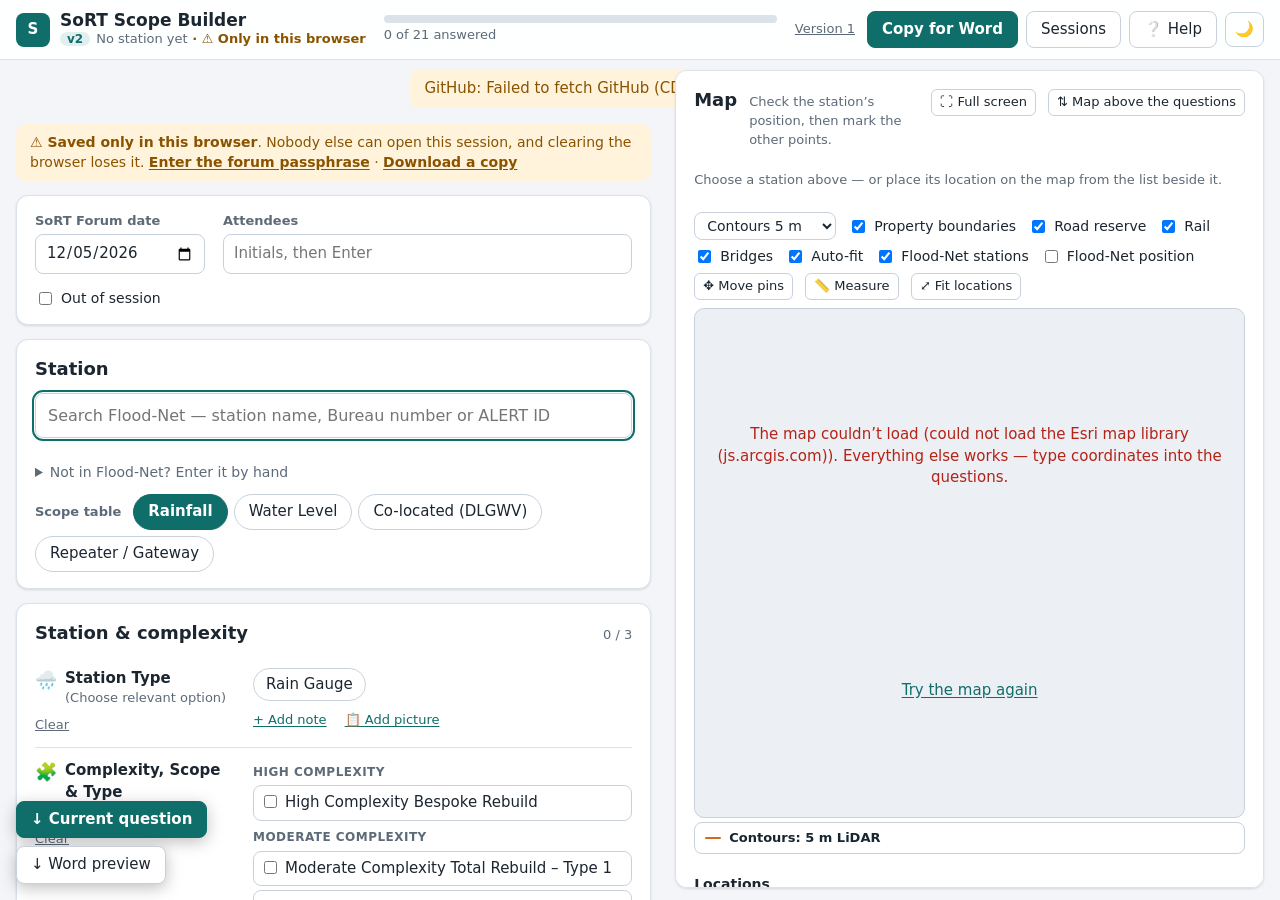
<file: index.html>
<!doctype html>
<html lang="en">
<head>
<meta charset="utf-8">
<meta name="viewport" content="width=device-width, initial-scale=1">
<title>SoRT Scope Builder</title>
<!-- The Scope Builder is v2 (/SoRT/v2/) since the cutover of 3 Nov 2026; v1 is
     kept at /SoRT/v1/. This page only forwards, keeping any ?query and #hash.
     Rollback: revert the cutover commit (v1 comes back here). -->
<script>location.replace('v2/' + location.search + location.hash);</script>
<noscript><meta http-equiv="refresh" content="0; url=v2/"></noscript>
<link rel="canonical" href="https://cdomotor-g.github.io/SoRT/v2/">
<style>body { font: 15px/1.5 "Segoe UI", system-ui, sans-serif; margin: 40px auto; max-width: 560px; padding: 0 16px; color: #1c2631; }</style>
</head>
<body>
<p>Opening the <a href="v2/">SoRT Scope Builder</a>…</p>
<p>The old version is still at <a href="v1/">version 1</a>.</p>
</body>
</html>
</file>
<file: v2/app.css>
/* SoRT v2 — one stylesheet. Tokens first (light, then dark), then layout,
   then components in page order. */
:root {
  --bg: #f3f5f8; --card: #ffffff; --ink: #1c2631; --muted: #5d6a78; --line: #dbe2ea; --line-2: #c8d1db;
  --accent: #0f6e6a; --accent-ink: #ffffff; --accent-weak: #e1f0ef;
  --warn: #8a5300; --warn-bg: #fff3dc; --error: #b42318; --error-bg: #fdecea; --info: #1d5aa0; --info-bg: #e8f0fb;
  --ok: #1f7a43; --ok-bg: #e6f4ec;
  --src-floodnet: #e7f0fd; --src-floodnet-ink: #1d5aa0; --src-precedent: #ffead2; --src-precedent-ink: #9a4a00;
  --src-map: #e6f4ec; --src-map-ink: #1f7a43; --src-auto: #eef0f3; --src-auto-ink: #4b5866;
  --shadow: 0 1px 2px rgba(16, 24, 40, .06), 0 1px 3px rgba(16, 24, 40, .08);
  --radius: 12px; --gap: 14px;
  --font: "Segoe UI", system-ui, -apple-system, Roboto, Arial, sans-serif;
  color-scheme: light;
}
:root[data-theme="dark"] {
  --bg: #11161c; --card: #19212a; --ink: #e5ecf3; --muted: #9babbb; --line: #2a3541; --line-2: #3a4757;
  --accent: #3fb3aa; --accent-ink: #0b1a19; --accent-weak: #16312f;
  --warn: #f2bd6b; --warn-bg: #3a2c12; --error: #ff8a80; --error-bg: #3d1c1a; --info: #8ab8f5; --info-bg: #17283d;
  --ok: #7dd3a0; --ok-bg: #143023;
  --src-floodnet: #17283d; --src-floodnet-ink: #8ab8f5; --src-precedent: #3a2612; --src-precedent-ink: #f5b26b;
  --src-map: #143023; --src-map-ink: #7dd3a0; --src-auto: #232c36; --src-auto-ink: #b4c1ce;
  --shadow: 0 1px 2px rgba(0, 0, 0, .4);
  color-scheme: dark;
}
* { box-sizing: border-box; }
[hidden] { display: none !important; }
html, body { margin: 0; background: var(--bg); color: var(--ink); font: 15px/1.45 var(--font); }
a { color: var(--accent); }
button, input, select, textarea { font: inherit; color: inherit; }
input[type="text"], input[type="search"], input[type="date"], select, textarea {
  background: var(--card); border: 1px solid var(--line-2); border-radius: 8px; padding: 7px 10px; min-width: 0; width: 100%;
}
input:focus-visible, select:focus-visible, textarea:focus-visible, button:focus-visible { outline: 2px solid var(--accent); outline-offset: 1px; }
textarea { resize: vertical; }
input:disabled { opacity: .7; }
.muted { color: var(--muted); }
.link { background: none; border: 0; padding: 0; color: var(--accent); cursor: pointer; text-decoration: underline; text-underline-offset: 2px; }
.btn { background: var(--card); border: 1px solid var(--line-2); border-radius: 8px; padding: 7px 14px; cursor: pointer; white-space: nowrap; }
.btn:hover { border-color: var(--accent); }
.btn-primary { background: var(--accent); border-color: var(--accent); color: var(--accent-ink); font-weight: 600; }
.btn-quiet { border-color: transparent; color: var(--muted); }
.btn:disabled { opacity: .6; cursor: progress; }
.btn-mini { background: var(--card); border: 1px solid var(--line-2); border-radius: 6px; padding: 3px 8px; font-size: 13px; cursor: pointer; white-space: nowrap; }
.icon-btn { background: none; border: 1px solid var(--line-2); border-radius: 8px; padding: 6px 9px; cursor: pointer; }
.tag { display: inline-block; font-size: 12px; padding: 1px 7px; border-radius: 999px; background: var(--accent-weak); color: var(--accent); margin-left: 6px; vertical-align: 1px; }
.tag.warn { background: var(--warn-bg); color: var(--warn); }

/* ---------- top bar ---------- */
.top { position: sticky; top: 0; z-index: 50; background: color-mix(in srgb, var(--card) 92%, transparent); backdrop-filter: blur(6px); border-bottom: 1px solid var(--line); }
.top-row { max-width: 1180px; margin: 0 auto; padding: 10px 16px; display: flex; align-items: center; gap: 18px; flex-wrap: wrap; }
.brand { display: flex; align-items: center; gap: 10px; min-width: 0; }
.logo { width: 34px; height: 34px; border-radius: 8px; background: #0f6e6a; color: #fff; display: grid; place-items: center; font-weight: 700; }
.brand h1 { font-size: 17px; margin: 0; line-height: 1.2; }
.sub { font-size: 13px; color: var(--muted); white-space: nowrap; overflow: hidden; text-overflow: ellipsis; max-width: 46vw; }
.beta { background: var(--accent-weak); color: var(--accent); border-radius: 999px; padding: 0 7px; font-weight: 600; font-size: 12px; margin-right: 6px; }
.top-progress { flex: 1 1 220px; min-width: 180px; }
.bar { height: 8px; background: var(--line); border-radius: 999px; overflow: hidden; }
#progressFill { height: 100%; width: 0; background: var(--accent); transition: width .25s; }
#progressText { font-size: 13px; margin-top: 3px; }
.top-acts { display: flex; gap: 8px; align-items: center; }
@media (max-width: 480px) { .top-acts .btn-word { display: none; } }   /* a phone: ❔ alone */
.v1-link { font-size: 13px; color: var(--muted); white-space: nowrap; margin-right: 4px; }
.v1-link:hover { color: var(--accent); }
@media (max-width: 480px) { .v1-link { display: none; } }   /* a phone: Version 1 stays in the footer */
.banner { max-width: 1180px; margin: 10px auto 0; padding: 8px 14px; background: var(--warn-bg); color: var(--warn); border-radius: 8px; }

/* ---------- page ---------- */
.wrap { max-width: 1180px; margin: 0 auto; padding: 16px; display: grid; gap: var(--gap); }
/* Cards may be narrower than what's in them (the 16 cm Word preview scrolls in its own box), so a phone gets no sideways scroll. */
.wrap > * { min-width: 0; }
.card { background: var(--card); border: 1px solid var(--line); border-radius: var(--radius); box-shadow: var(--shadow); padding: 16px 18px; }
#bootMsg.error { color: var(--error); background: var(--error-bg); }
.sec-head { display: flex; align-items: baseline; justify-content: space-between; gap: 12px; margin-bottom: 10px; }
.sec-head h2 { font-size: 18px; margin: 0; }
h3 { font-size: 15px; margin: 18px 0 8px; }
.sec-count { font-size: 13px; color: var(--muted); }
.sec-count.done { color: var(--ok); }
.fld { display: grid; gap: 4px; }
.fld-label { font-size: 13px; color: var(--muted); font-weight: 600; }
.fld-unit { font-weight: 400; }
.fld-line { display: flex; gap: 6px; align-items: center; flex-wrap: wrap; }
.fld-line > input, .fld-line > textarea { flex: 1 1 220px; }
.idlist { display: grid; gap: 6px; }
.idlist-row > select { flex: 0 0 auto; min-width: 9em; padding: 5px 6px; border: 1px solid var(--line-2); border-radius: 6px; background: var(--card); color: inherit; font: inherit; }
.idlist-row > input { flex: 0 1 12em; }
.inline-check { display: inline-flex; align-items: center; gap: 6px; font-size: 14px; cursor: pointer; white-space: nowrap; }
.hint { font-size: 13px; color: var(--muted); }
.hint.warn { color: var(--warn); }
.hint.error { color: var(--error); }

/* forum */
.forum-ask { margin: 0 0 10px; padding: 8px 10px; border: 1px solid var(--accent, #2f6fdb); border-radius: 6px; }
.forum-grid { display: flex; gap: 14px 18px; align-items: end; flex-wrap: wrap; }
.forum-grid .fld:first-child { width: 170px; }
.fld-grow { flex: 1 1 320px; }
.chips-box { display: flex; flex-wrap: wrap; gap: 6px; align-items: center; border: 1px solid var(--line-2); border-radius: 8px; padding: 4px 6px; background: var(--card); }
.chips-box input { border: 0; padding: 4px; flex: 1 1 120px; width: auto; }
.chips { display: contents; }
.chip { background: var(--accent-weak); color: var(--accent); border-radius: 999px; padding: 2px 4px 2px 10px; font-weight: 600; font-size: 13px; display: inline-flex; align-items: center; gap: 2px; }
.chips-clear { margin-left: auto; background: none; border: 0; cursor: pointer; color: var(--accent); font-size: 13px; font-weight: 600; padding: 2px 6px; border-radius: 6px; }
.chips-clear:hover { background: var(--accent-weak); }
.chip button { background: none; border: 0; cursor: pointer; color: inherit; font-size: 15px; line-height: 1; padding: 0 5px; }

/* station */
.station-find { display: grid; gap: 8px; }
.station-find input[type="search"] { font-size: 16px; padding: 10px 12px; }
.results { list-style: none; margin: 0; padding: 0; border-radius: 8px; overflow: hidden; }
.results li { padding: 8px 12px; border: 1px solid var(--line); border-top: 0; cursor: pointer; }
.results li:first-child { border-top: 1px solid var(--line); border-radius: 8px 8px 0 0; }
.results li:last-child { border-radius: 0 0 8px 8px; }
.results li.active, .results li:hover { background: var(--accent-weak); }
.res-name { font-weight: 600; }
.res-num { font-weight: 400; color: var(--muted); margin-left: 8px; font-variant-numeric: tabular-nums; }
.res-meta { font-size: 13px; color: var(--muted); }
.manual summary { cursor: pointer; color: var(--muted); font-size: 14px; }
.manual-grid { display: grid; grid-template-columns: repeat(auto-fill, minmax(210px, 1fr)); gap: 10px 12px; margin-top: 10px; align-items: start; }
.manual-grid .fld .hint { font-size: 12px; }
.manual-acts { grid-column: 1 / -1; display: flex; gap: 10px; align-items: center; flex-wrap: wrap; }
.manual-edit { border: 1px solid var(--line); border-radius: 10px; padding: 12px 14px; }
.manual-edit h3 { margin: 0; font-size: 15px; }
.save-bar { border-radius: 10px; padding: 8px 14px; font-size: 14px; }
.save-bar.warn { background: var(--warn-bg); color: var(--warn); }
.save-bar.info { background: var(--info-bg); color: var(--info); }
.save-bar .link { color: inherit; font-weight: 600; }
.live-bar { border-radius: 10px; padding: 8px 14px; font-size: 14px; background: var(--info-bg); color: var(--info); display: flex; flex-wrap: wrap; gap: 6px 12px; align-items: center; }
.live-bar .live-name input { width: 12em; margin: 0 6px; }
/* A question somebody on another computer is in (js/live.js): greyed, out of reach, with who and Take over. */
.q.live-locked > :not(.live-lock) { opacity: .45; }
.live-lock { position: absolute; top: 8px; right: 0; display: flex; gap: 8px; align-items: center; padding: 4px 6px 4px 10px; border-radius: 8px;
  background: var(--warn-bg); color: var(--warn); font-size: 13px; font-weight: 600; box-shadow: var(--shadow); z-index: 2; }
.sess-top { position: sticky; top: -8px; z-index: 1; background: var(--card); padding: 6px 0 0; margin-top: -8px; }
.sess-search { width: 100%; font-size: 15px; padding: 8px 10px; margin: 6px 0 4px; }
/* Sessions Management: two tabs, each with how many it holds */
.sess-tabs { display: flex; gap: 4px; border-bottom: 1px solid var(--line-2); margin-top: 6px; }
.sess-tab { background: none; border: 1px solid transparent; border-bottom: 0; border-radius: 8px 8px 0 0; padding: 8px 14px; cursor: pointer; color: var(--muted); font-weight: 600; margin-bottom: -1px; white-space: nowrap; }
.sess-tab:hover { color: var(--ink); }
.sess-tab.on { background: var(--card); border-color: var(--line-2); color: var(--accent); }
.sess-count { display: inline-block; min-width: 22px; margin-left: 7px; padding: 0 6px; border-radius: 999px; background: var(--line); color: var(--ink); font-size: 12px; font-weight: 700; text-align: center; }
.sess-tab.on .sess-count { background: var(--accent-weak); color: var(--accent); }
#startDlg { width: min(520px, calc(100vw - 32px)); }
.start-name { font-size: 17px; font-weight: 700; margin: 4px 0; }
.start-meta { color: var(--muted); margin: 0 0 6px; }
#sessionsDlg { width: min(900px, calc(100vw - 32px)); }
#sessionsList { min-height: min(340px, 50vh); }
.sess-tidy { margin: 10px 0 4px; }
#sessionsResults h3 { margin: 12px 0 4px; font-size: 15px; }
.pb-panel { margin-top: 0; }
.st-dup { margin: 0 0 8px; padding: 8px 12px; border-radius: 8px; background: var(--warn-bg); color: var(--warn); font-size: 14px; }
.st-dup .link { color: inherit; }
.st-dup-acts { display: flex; gap: 10px; align-items: center; flex-wrap: wrap; margin-top: 6px; }
.st-edits { margin: 8px 0 4px; padding: 8px 12px; border-radius: 8px; background: var(--warn-bg); color: var(--warn); font-size: 14px; }
.st-edits ul { margin: 4px 0; padding-left: 20px; }
.st-edits .link { color: inherit; }
.st-edits-acts { display: flex; gap: 10px; align-items: center; flex-wrap: wrap; margin-top: 4px; }
.station-card { border: 1px solid var(--line); border-radius: 10px; padding: 12px 14px; display: grid; gap: 8px; }
.st-title { font-size: 18px; font-weight: 700; }
.st-num { font-weight: 400; color: var(--muted); margin-left: 8px; font-variant-numeric: tabular-nums; }
.st-facts { display: grid; grid-template-columns: max-content 1fr; gap: 3px 14px; margin: 0; font-size: 14px; }
.st-facts dt { color: var(--muted); font-weight: 600; }
.st-facts dd { margin: 0; }
.st-links { display: flex; gap: 16px; font-size: 14px; flex-wrap: wrap; }
.tpl-pick { display: flex; flex-wrap: wrap; gap: 6px; align-items: center; margin-top: 12px; }
.tpl-pick .fld-label { margin-right: 6px; }
.seg { border: 1px solid var(--line-2); background: var(--card); border-radius: 999px; padding: 6px 14px; cursor: pointer; }
.seg.on { background: var(--accent); border-color: var(--accent); color: var(--accent-ink); font-weight: 600; }
.seg-tag { font-size: 11px; margin-left: 6px; padding: 0 6px; border-radius: 999px; background: var(--warn-bg); color: var(--warn); font-weight: 600; }
.seg.on .seg-tag { background: rgba(255, 255, 255, .25); color: inherit; }
.pb-strip { border-top: 1px dashed var(--line-2); padding-top: 8px; font-size: 14px; display: grid; gap: 6px; }

/* questions */
.q { display: grid; grid-template-columns: minmax(200px, 30%) 1fr; gap: 6px 18px; padding: 12px 0; border-top: 1px solid var(--line); position: relative; }
.sec .q:first-of-type { border-top: 0; }
.q::before { content: ""; position: absolute; left: -18px; top: 10px; bottom: 10px; width: 3px; border-radius: 3px; background: transparent; }
.q.filled::before { background: var(--accent); }
/* Filled in for you and not checked yet: orange. Checked: green. */
.q.waiting::before { background: #e07a10; width: 4px; }
.q.checked::before { background: var(--ok); width: 4px; }
.src-checked { background: var(--ok-bg); color: var(--ok); padding-right: 8px; }
.q.todo::before { background: var(--warn); }
.q.flash { animation: flash 1.2s; }
@keyframes flash { 0%, 100% { background: transparent; } 30% { background: var(--info-bg); } }
.q-side { display: grid; gap: 6px; align-content: start; min-width: 0; }
.q-body { display: grid; gap: 10px; align-content: start; min-width: 0; }
.q-head { display: flex; gap: 8px; align-items: flex-start; flex-wrap: wrap; }
.q-icon { font-size: 18px; line-height: 1.3; }
.q-titles { flex: 1 1 140px; min-width: 0; }
.q-label { font-weight: 650; }
.q-hint { font-size: 13px; color: var(--muted); }
.q-tools { display: flex; gap: 8px; align-items: center; flex-wrap: wrap; width: 100%; }
.q-clear { background: none; border: 0; padding: 0; font-size: 13px; color: var(--muted); cursor: pointer; text-decoration: underline; }
.q-note { font-size: 13px; background: var(--warn-bg); color: var(--warn); border-radius: 6px; padding: 5px 8px; }
.q-note.info { background: var(--info-bg); color: var(--info); }
.q-hint { max-width: 76ch; }
.hint-lines { display: grid; gap: 4px; }
.hint-line.warn { color: var(--warn); font-weight: 600; }
.hint-line[title] { cursor: help; }
.hint-link { font-weight: 600; color: inherit; }
.bbm { display: grid; gap: 6px; }
.bbm .term { border-bottom: 1px dotted currentColor; cursor: help; }
.bbm-list { margin: 0; padding-left: 18px; display: grid; gap: 6px; }
.bbm-list li.on { font-weight: 600; }
.bbm-list .btn-mini, .bbm-list .tag { margin-left: 6px; }
.bbm-desc { font-weight: 400; color: var(--ink); opacity: .85; }
.bbm-acts { display: flex; gap: 10px; align-items: center; flex-wrap: wrap; }
.q-extra { font-size: 13px; }
/* Pictures pasted onto a question (js/pictures.js): "📋 Add picture" beside
   "+ Add note", thumbnails with a caption and ✕ under them, a bigger view. */
.q-extra-row { display: flex; flex-wrap: wrap; gap: 6px 18px; align-items: center; }
.q-extra-row > .fld-wide { flex: 1 1 100%; }
.q-pics { display: grid; gap: 6px; }
.pic-list { display: flex; flex-wrap: wrap; gap: 10px; }
.pic { margin: 0; width: 232px; display: grid; gap: 6px; padding: 6px; border: 1px solid var(--line-2); border-radius: 8px; background: var(--card); }
.pic-view { display: grid; place-items: center; height: 140px; padding: 0; border: 0; border-radius: 6px; background: var(--bg); cursor: zoom-in; overflow: hidden; }
.pic-view img { display: block; max-width: 100%; max-height: 140px; }
.pic-view:disabled { cursor: default; }
.pic-ph { font-size: 13px; color: var(--muted); padding: 8px; text-align: center; }
.pic figcaption { display: flex; gap: 6px; align-items: center; }
.pic-cap { flex: 1; font-size: 13px; padding: 4px 8px; }
.pic-del { flex: none; background: none; border: 1px solid var(--line-2); border-radius: 6px; padding: 2px 7px; cursor: pointer; color: var(--muted); }
.pic-del:hover { color: var(--error); border-color: var(--error); }
.q.pic-drop { outline: 2px dashed var(--accent); outline-offset: 2px; border-radius: 6px; }
.pic-dlg { width: fit-content; min-width: min(360px, calc(100vw - 32px)); max-width: calc(100vw - 32px); }
.pic-big { padding: 12px 18px; display: grid; place-items: center; }
.pic-big img { max-width: min(1600px, calc(100vw - 72px)); max-height: 75vh; background: #fff; }
.pic-big-cap { margin: 0 18px 14px; font-style: italic; }
.src { display: inline-flex; align-items: center; gap: 4px; font-size: 12px; font-weight: 600; border-radius: 999px; padding: 1px 4px 1px 8px; }
.src-floodnet { background: var(--src-floodnet); color: var(--src-floodnet-ink); }
.src-precedent { background: var(--src-precedent); color: var(--src-precedent-ink); }
.src-map { background: var(--src-map); color: var(--src-map-ink); }
.src-earlier { background: var(--src-precedent); color: var(--src-precedent-ink); }
.src-auto { background: var(--src-auto); color: var(--src-auto-ink); padding-right: 8px; }
.src-ok { border: 0; background: rgba(255, 255, 255, .7); color: inherit; border-radius: 999px; cursor: pointer; font-weight: 700; padding: 0 6px; }
:root[data-theme="dark"] .src-ok { background: rgba(0, 0, 0, .3); }
/* Pills keep their own height (and so their round ends) however tall the row beside them is. */
.opts-pills { display: flex; flex-wrap: wrap; gap: 6px; align-items: flex-start; align-content: flex-start; align-self: start; }
.opts-list { display: grid; grid-template-columns: repeat(auto-fill, minmax(250px, 1fr)); gap: 4px 10px; }
.opt-group { grid-column: 1 / -1; display: grid; grid-template-columns: repeat(auto-fill, minmax(250px, 1fr)); gap: 4px 10px; }
.opt-group-label { grid-column: 1 / -1; font-size: 12px; font-weight: 700; text-transform: uppercase; letter-spacing: .04em; color: var(--muted); margin-top: 4px; }
.opt { display: flex; gap: 8px; align-items: flex-start; border: 1px solid var(--line-2); border-radius: 8px; padding: 6px 10px; cursor: pointer; background: var(--card); }
.opts-pills .opt { border-radius: 999px; padding: 5px 12px; align-items: center; flex: 0 0 auto; max-width: 100%; }
.opt input { margin: 3px 0 0; accent-color: var(--accent); }
.opts-pills .opt input { position: absolute; opacity: 0; pointer-events: none; }
.opt:hover { border-color: var(--accent); }
.opt.on { border-color: var(--accent); background: var(--accent-weak); font-weight: 600; }
.opts-pills .opt.on { background: var(--accent); color: var(--accent-ink); }
.opt.on.from-floodnet { background: var(--src-floodnet); color: var(--src-floodnet-ink); border-color: var(--src-floodnet-ink); }
.opt.on.from-precedent { background: var(--src-precedent); color: var(--src-precedent-ink); border-color: var(--src-precedent-ink); }
.opt.on.from-earlier { background: var(--src-precedent); color: var(--src-precedent-ink); border-color: var(--src-precedent-ink); }
.opt.on.from-map { background: var(--src-map); color: var(--src-map-ink); border-color: var(--src-map-ink); }
.opt.on.from-auto { background: var(--src-auto); color: var(--src-auto-ink); border-color: var(--line-2); }
.opts-pills .opt { position: relative; }
.opts-pills .opt:focus-within { outline: 2px solid var(--accent); outline-offset: 1px; }
input.prefilled, textarea.prefilled { background: var(--src-floodnet); }
input.pre-precedent, textarea.pre-precedent, input.pre-earlier, textarea.pre-earlier { background: var(--src-precedent); }
input.pre-map, textarea.pre-map { background: var(--src-map); }
.pb-sim { display: grid; grid-template-columns: minmax(0, 1fr) auto; gap: 4px 10px; align-items: center; }
.pb-sim-what { min-width: 0; overflow-wrap: anywhere; }
/* The station card's saved sessions: folded away until asked for */
.pb-fold > summary { cursor: pointer; list-style-position: inside; }
.pb-fold > summary:hover .fld-label { color: var(--accent); }
.pb-fold-body { display: grid; gap: 6px; padding: 8px 0 2px 16px; }
.pb-fu { border-top: 1px solid var(--line); margin-top: 10px; }
.gh-dlg ol { padding-left: 20px; }
.gh-dlg .dlg-body { display: grid; gap: 8px; }
.fld-wide { grid-column: 1 / -1; }
.ps-row { grid-template-columns: minmax(200px, 30%) 1fr; }
.ps-row > .q-label { grid-column: 1; }
.ps-row > :not(.q-label) { grid-column: 2; }
.ps-sub { font-weight: 700; font-style: italic; color: var(--muted); padding: 10px 0 2px; border-top: 1px solid var(--line); }
.ps-note { font-size: 14px; margin-top: 14px; padding: 10px 14px; background: var(--warn-bg); color: var(--ink); border: 1px solid var(--warn); border-left-width: 5px; border-radius: 8px; }
.ps-note-head { font-weight: 700; color: var(--warn); text-transform: uppercase; letter-spacing: .03em; margin-bottom: 4px; }
.ps-over { font-size: 13px; color: var(--warn); }

/* follow-ups + output */
.fu { display: flex; gap: 10px; padding: 8px 0; border-top: 1px solid var(--line); }
.fu:first-child { border-top: 0; }
.fu.done .fu-body { color: var(--muted); text-decoration: line-through; }
.fu-meta { font-size: 12px; color: var(--muted); text-decoration: none; }
.fu-task { display: flex; flex-wrap: wrap; gap: 6px 8px; align-items: center; margin-top: 4px; font-size: 14px; }
.fu-task select, .fu-add select { width: auto; padding: 3px 8px; }
.fu-add { margin: 8px 0; }
.fu-add summary { cursor: pointer; color: var(--accent); }
.fu-add-grid { display: grid; grid-template-columns: 1fr 1fr; gap: 8px 12px; margin-top: 8px; align-items: end; }
.owner { font-size: 12px; font-weight: 700; padding: 1px 8px; border-radius: 999px; background: var(--warn-bg); color: var(--warn); }
.out-grid { display: flex; gap: 12px 18px; flex-wrap: wrap; align-items: end; margin-top: 10px; }
.out-grid .fld:first-child { width: 260px; }
.ticks { display: flex; flex-wrap: wrap; gap: 6px 18px; margin: 12px 0; }
.out-acts { display: flex; gap: 10px; flex-wrap: wrap; align-items: center; margin: 10px 0; }
/* Sharing with the forum, by itself: a word in the top bar, a sentence under Copy for Word. */
.share-chip.ok, .share-state.ok { color: var(--ok); }
.share-chip.warn, .share-state.warn { color: var(--warn); font-weight: 600; }
.share-state { font-size: 14px; color: var(--muted); }
.paper { background: #fff; color: #000; border: 1px solid var(--line-2); border-radius: 6px; padding: 18px; overflow-x: auto; }
.paper table { margin: 0 auto; }
.paper a { color: #0563c1; }
.foot { font-size: 13px; color: var(--muted); text-align: center; padding: 6px 0 30px; }
.toast { position: fixed; right: 18px; bottom: 18px; z-index: 100; background: var(--ink); color: var(--bg); padding: 10px 14px; border-radius: 10px; box-shadow: 0 6px 24px rgba(0, 0, 0, .25); max-width: min(520px, calc(100vw - 36px)); display: flex; gap: 12px; align-items: center; }
.toast .link { color: var(--bg); font-weight: 700; }

/* sessions dialog */
dialog { border: 1px solid var(--line); border-radius: var(--radius); background: var(--card); color: var(--ink); padding: 0; width: min(760px, calc(100vw - 32px)); }
dialog::backdrop { background: rgba(10, 15, 20, .45); }
.dlg-head, .dlg-foot { display: flex; justify-content: space-between; align-items: center; gap: 10px; padding: 14px 18px; }
.dlg-head { border-bottom: 1px solid var(--line); }
.dlg-head h2 { margin: 0; font-size: 18px; }
.dlg-foot { border-top: 1px solid var(--line); flex-wrap: wrap; }
.dlg-body { padding: 8px 18px; max-height: 60vh; overflow: auto; }
/* A row: its words wrap on the left; its buttons stay in one line on the right. */
.sess { display: grid; grid-template-columns: minmax(0, 1fr) auto; gap: 8px 14px; padding: 10px 0; border-top: 1px solid var(--line); align-items: center; }
.sess-main { min-width: 0; overflow-wrap: anywhere; }
.sess-main .res-meta { white-space: normal; }
.sess:first-child { border-top: 0; }
.sess.current .sess-name { color: var(--accent); }
.sess-name { font-weight: 600; }
.sess-acts { display: flex; flex-wrap: nowrap; gap: 6px; justify-content: flex-end; align-items: center; }
.sess-confirm .sess-acts { flex-wrap: wrap; }
@media (max-width: 600px) { .sess { grid-template-columns: minmax(0, 1fr); } .sess-acts { flex-wrap: wrap; justify-content: flex-start; } }
/* Delete, then Confirm delete: the second step sits under the row, in red */
.btn-quiet.btn-del:hover { color: var(--error); border-color: var(--error); }
.btn-danger { background: var(--error); border-color: var(--error); color: #fff; font-weight: 600; }
.btn-danger:hover { border-color: var(--ink); }
:root[data-theme="dark"] .btn-danger { color: #2a0b08; }
.sess.asking { background: var(--error-bg); border-radius: 8px; padding: 10px; margin: 2px -10px; }
.sess.asking .btn-quiet { background: transparent; }
.sess-confirm { grid-column: 1 / -1; display: flex; flex-wrap: wrap; align-items: center; justify-content: space-between; gap: 8px 12px; }
.sess-confirm p { margin: 0; flex: 1 1 320px; color: var(--ink); }
.file-btn { position: relative; overflow: hidden; }
.file-btn input { position: absolute; inset: 0; opacity: 0; cursor: pointer; }

/* help guide (❔ Help, top right) */
.help-dlg { width: min(860px, calc(100vw - 24px)); }
.help-body { max-height: 72vh; padding-bottom: 18px; }
.help-toc { display: flex; flex-wrap: wrap; gap: 4px 16px; padding: 6px 0 12px; border-bottom: 1px solid var(--line); font-size: 14px; }
.help-sec { scroll-margin-top: 8px; }
.help-sec h3 { margin: 18px 0 6px; font-size: 16px; }
.help-sec ul, .help-sec ol { margin: 0; padding-left: 22px; }
.help-sec li { line-height: 1.5; }
.help-sec li + li { margin-top: 6px; }

/* corrosion: the brief summary, the distance to the sea, the guide (js/coast.js) */
.guide-sum { display: grid; gap: 4px; }
.guide-sum ul { margin: 0; padding-left: 18px; }
.guide-sum li + li { margin-top: 2px; }
.guide-btn { justify-self: start; margin-top: 2px; white-space: normal; text-align: left; }
.coast-note { display: grid; gap: 4px; }
.coast-head { font-weight: 600; }
.coast-list { margin: 0; padding-left: 18px; }
.coast-list li.hit b { text-decoration: underline; text-underline-offset: 2px; }
.coast-acts { display: flex; flex-wrap: wrap; gap: 6px; }
.coast-note .hint.warn { color: var(--warn); font-weight: 600; }
.preset-std { font-size: 13px; color: var(--muted); }
.choice { margin-bottom: 2px; }
.guide-dlg { width: min(900px, calc(100vw - 24px)); }
.guide-body { max-height: 74vh; padding-bottom: 18px; }
.guide-body h3 { margin: 18px 0 6px; font-size: 16px; }
.guide-body p { margin: 6px 0; line-height: 1.5; }
.guide-body ul { margin: 0; padding-left: 22px; }
.guide-body li + li { margin-top: 4px; }
.guide-scroll { overflow-x: auto; }
.guide-tbl { border-collapse: collapse; width: 100%; font-size: 14px; }
.guide-tbl th, .guide-tbl td { border: 1px solid var(--line); padding: 6px 8px; text-align: left; vertical-align: top; }
.guide-tbl thead th { background: var(--bg); font-size: 13px; }
.guide-tbl .hit, .guide-tbl tr.hit > * { background: var(--accent-weak); font-weight: 650; }
.guide-tbl td.hit:not(.decides) { font-weight: 400; }
.guide-tbl td.decides { outline: 2px solid var(--accent); outline-offset: -2px; }
.guide-matrix td:not(:nth-child(2)) { white-space: nowrap; }
.guide-tbl .site-col { border-left: 2px solid var(--accent); }
.guide-site { background: var(--accent-weak); border-radius: 8px; padding: 8px 10px; }
.guide-dl { margin: 0; }
.guide-dl dt { font-weight: 650; margin-top: 8px; }
.guide-dl dd { margin: 2px 0 0 0; line-height: 1.5; }
.guide-src { font-size: 13px; margin-top: 14px; }
.guide-first { margin-top: 4px !important; }
.guide-map { position: relative; height: 340px; border: 1px solid var(--line); border-radius: 8px; overflow: hidden; background: var(--bg); margin-top: 8px; }
.guide-map-msg { position: absolute; inset: 0; display: grid; place-items: center; padding: 12px; text-align: center; color: var(--muted); font-size: 14px; }
.guide-map-key { font-size: 13px; margin-top: 6px !important; }
@media (max-width: 600px) { .guide-map { height: 260px; } }
.guide-cmp td { font-size: 13px; white-space: nowrap; }
.guide-cmp td.cmp-stricter, .cmp-key.cmp-stricter { background: var(--warn-bg); color: var(--warn); }
.guide-cmp td.cmp-looser { background: var(--error-bg); color: var(--error); }
.cmp-key { border-radius: 4px; padding: 0 5px; font-weight: 650; }
.cmp-list li.warn { color: var(--error); font-weight: 650; }
.cmp-notes { font-size: 13px; margin-top: 8px !important; }

/* question editor */
.ed-dlg { width: min(1100px, calc(100vw - 24px)); }
.ed-dlg .dlg-head { gap: 16px; }
.ed-dlg .dlg-head .tpl-pick { margin: 0; flex: 1; }
.ed-body { max-height: 70vh; }
.ed-cols { display: grid; grid-template-columns: 300px 1fr; gap: 18px; }
.ed-list { margin: 8px 0; padding-left: 22px; max-height: 52vh; overflow: auto; font-size: 14px; }
.ed-list li.on .link { font-weight: 700; }
.ed-q { display: grid; gap: 10px; }
.ed-q h3 { margin: 0; }
.ed-q textarea { font-family: ui-monospace, Consolas, monospace; font-size: 13px; }
.ed-row { display: flex; gap: 10px; flex-wrap: wrap; }
.ed-json { width: 100%; height: 56vh; font-family: ui-monospace, Consolas, monospace; font-size: 12px; }
.hint.ok { color: var(--ok); }
@media (max-width: 820px) { .ed-cols { grid-template-columns: 1fr; } }

/* map card (map.js fills it) */
#map-card .sec-head { margin-bottom: 8px; }
.map-placeholder { padding: 30px; text-align: center; color: var(--muted); border: 1px dashed var(--line-2); border-radius: 10px; }
.map-wrap { display: grid; gap: 10px; }
.map-check .check-todo { display: flex; gap: 12px; align-items: center; justify-content: space-between; flex-wrap: wrap; background: var(--info-bg); color: var(--info); border-radius: 8px; padding: 10px 12px; }
.map-check .check-todo.coarse { background: var(--warn-bg); color: var(--warn); }
.map-check .check-ok { background: var(--ok-bg); color: var(--ok); border-radius: 8px; padding: 8px 12px; }
.map-grid { display: grid; grid-template-columns: minmax(0, 1fr) 300px; gap: 12px; }
.map-main { display: grid; gap: 8px; min-width: 0; }
.map-tools { display: flex; flex-wrap: wrap; gap: 6px 12px; align-items: center; font-size: 14px; }
.map-tools select { width: auto; padding: 4px 8px; }
.map-tools-gap { flex: 1 1 0; }
.btn-mini.on { background: var(--accent); border-color: var(--accent); color: var(--accent-ink); }
.map-frame { position: relative; height: 520px; border-radius: 10px; overflow: hidden; border: 1px solid var(--line-2); background: #d9dfe5; }
.map-view { position: absolute; inset: 0; }
.map-view.placing, .map-view.placing * { cursor: crosshair !important; }
.map-view.grab, .map-view.grab * { cursor: grab !important; }
.map-view.grabbing, .map-view.grabbing * { cursor: grabbing !important; }
/* The key sits under the map (as it does under the Word picture), covering none of it. */
.map-legend { background: #fff; color: #152531; border: 1px solid var(--line-2); border-radius: 8px; padding: 6px 10px; font-size: 13px; display: flex; flex-wrap: wrap; gap: 5px 18px; margin-top: -4px; }
.map-legend[hidden] { display: none; }
.lg { display: flex; gap: 8px; align-items: flex-start; }
.lg-title { font-weight: 700; flex: 1 0 100%; }
.lg-sub { display: block; font-size: 11px; color: #3a4a56; font-variant-numeric: tabular-nums; }
.lg-sym { flex: 0 0 auto; width: 12px; height: 12px; margin-top: 3px; background: var(--c); border-radius: 50%; }
.lg-mark { background: transparent; border: 2.5px solid var(--c); }
.lg-circle { background: transparent; border: 2px dashed var(--c); }
.lg-bridge { border-radius: 0; transform: rotate(45deg) scale(.85); }
.lg-tree { border-radius: 0; background: transparent; width: 0; height: 0; border-left: 7px solid transparent; border-right: 7px solid transparent; border-bottom: 12px solid var(--c); }
.lg-line { height: 4px; border-radius: 2px; margin-top: 7px; width: 16px; }
.lg-contour { height: 2px; border-radius: 1px; margin-top: 8px; width: 16px; }
.map-edges { position: absolute; inset: 0; pointer-events: none; }
.edge { position: absolute; transform: translate(-50%, -50%); white-space: nowrap; display: flex; align-items: center; gap: 3px; background: rgba(255, 255, 255, .88); color: #1b4f72; font-size: 11px; font-weight: 700; border-radius: 4px; padding: 1px 5px; }
.edge-arrow { display: inline-block; }
.map-place { position: absolute; left: 50%; top: 10px; transform: translateX(-50%); background: var(--ink); color: var(--bg); border-radius: 999px; padding: 6px 14px; font-size: 13px; pointer-events: none; }
.map-drawacts { position: absolute; left: 50%; bottom: 14px; transform: translateX(-50%); display: flex; gap: 8px; }
/* zoom lock (🔒 just above + / −, in the map's own corner) and the hint a locked wheel shows */
#mapView .esri-ui-bottom-right { flex-direction: column; align-items: flex-end; }   /* 🔒 on top of + / − (Esri lays the corner out in a row) */
#mapView .esri-ui-bottom-right > .esri-component { margin: 0; }
#mapView .esri-ui-bottom-right > .esri-component + .esri-component { margin-top: 8px; }
.map-lock { width: 32px; height: 32px; padding: 0; border: 0; border-radius: 0; background: #fff; color: #323232; box-shadow: 0 1px 2px rgba(0, 0, 0, .3); font-size: 15px; line-height: 32px; text-align: center; cursor: pointer; }
.map-lock:hover { background: #f0f0f0; }
.map-lock:focus-visible { outline: 2px solid var(--accent); outline-offset: 1px; }
.map-lock.off { background: #fff3cd; box-shadow: 0 0 0 2px #d99a00; }
.map-lockhint { position: absolute; left: 50%; top: 50%; transform: translate(-50%, -50%); width: max-content; max-width: min(400px, calc(100% - 40px)); background: rgba(18, 28, 38, .84); color: #fff; border-radius: 10px; padding: 10px 16px; font-size: 14px; line-height: 1.4; text-align: center; pointer-events: none; opacity: 0; transition: opacity .25s; }
.map-lockhint.show { opacity: 1; }
.map-status { position: absolute; inset: 0; display: grid; place-items: center; text-align: center; padding: 20px; background: rgba(240, 243, 246, .85); color: #44515e; }
.map-status.error { color: var(--error); }
.map-progress { position: absolute; left: 0; right: 0; bottom: 0; height: 3px; overflow: hidden; pointer-events: none; }
.map-progress > div { height: 100%; width: 30%; background: var(--accent); animation: mapbusy 1.1s infinite ease-in-out; }
@keyframes mapbusy { 0% { transform: translateX(-100%); } 100% { transform: translateX(340%); } }
.map-banners { display: grid; gap: 4px; }
.map-banner { font-size: 13px; border-radius: 6px; padding: 4px 8px; background: var(--warn-bg); color: var(--warn); }
.map-banner.error { background: var(--error-bg); color: var(--error); }
.map-side { max-height: 580px; overflow: auto; font-size: 14px; display: grid; gap: 6px; align-content: start; padding-right: 2px; }
.map-side h4 { margin: 8px 0 0; font-size: 14px; }
.map-side h4:first-child { margin-top: 0; }
.loc { border: 1px solid var(--line); border-radius: 8px; padding: 6px 8px; display: grid; gap: 5px; }
.loc.empty { border-style: dashed; }
.loc-head { display: flex; gap: 6px; align-items: center; }
.loc-label { font-weight: 600; }
.loc input { padding: 5px 8px; font-size: 13px; }
.dash { width: 18px; height: 4px; border-radius: 2px; flex: 0 0 auto; box-shadow: 0 0 0 1px #fff, 0 0 0 2px var(--line-2); }
.dot { width: 11px; height: 11px; border-radius: 50%; flex: 0 0 auto; border: 2px solid #fff; box-shadow: 0 0 0 1px var(--line-2); }
.mark { display: flex; gap: 8px; align-items: flex-start; border-top: 1px solid var(--line); padding-top: 6px; }
.mark.poor { opacity: .7; }
.mark.flash { animation: flash 1.2s; }
.mark-tick { display: flex; gap: 4px; align-items: center; }
.map-details summary { cursor: pointer; font-size: 13px; color: var(--muted); }
.map-diag { font-size: 12px; white-space: pre-wrap; background: var(--bg); border-radius: 6px; padding: 8px; max-height: 240px; overflow: auto; }
@media (max-width: 980px) { .map-grid { grid-template-columns: 1fr; } .map-side { max-height: none; } }
@media (max-width: 820px) { .map-frame { height: 380px; } }

@media (max-width: 820px) {
  .q, .ps-row { grid-template-columns: 1fr; }
  .ps-row > :not(.q-label) { grid-column: 1; }
  .q::before { left: -12px; }
  .card { padding: 14px 12px; }
  .manual-grid { grid-template-columns: 1fr; }
  .sub { max-width: 60vw; }
}
/* Map beside the questions (wide screens only; narrower ones keep it above). */
.full-btn { margin-left: auto; }
.layout-btn { margin-left: 0; }
@media (max-width: 1199px) { .layout-btn { display: none; } }
@media (min-width: 1200px) {
  body.layout-side .top-row, body.layout-side .banner { max-width: none; }
  /* Two panes that scroll on their own: the page stays put, the questions
     scroll in the left pane (its scroll bar beside the map) and the map pane
     on the right; neither hands its scroll on to the other at its end. */
  body.layout-side { height: 100vh; overflow: hidden; display: flex; flex-direction: column; }
  body.layout-side .top, body.layout-side .banner { flex: 0 0 auto; }
  body.layout-side .wrap { max-width: none; display: block; flex: 1 1 auto; min-height: 0; width: auto;
    margin: 0 calc(min(46vw, 780px) + 24px) 0 0; padding: 16px 16px 0; overflow-y: auto; overscroll-behavior: contain; }
  body.layout-side .wrap > * { margin-bottom: var(--gap); }
  body.layout-side #map-card { position: fixed; z-index: 30; right: 16px; top: calc(var(--top-h, 60px) + 10px); bottom: 12px;
    width: min(46vw, 780px); overflow: auto; overscroll-behavior: contain; margin: 0; }
  body.layout-side .map-grid { grid-template-columns: 1fr; }
  body.layout-side .map-frame { height: max(340px, calc(100vh - var(--top-h, 60px) - 330px)); }
  body.layout-side .map-side { max-height: none; }
}
/* The map, full screen: the map card over the whole window (the same map, so
   nothing is lost), the list of locations beside it. Esc or the button ends it. */
body.map-full { overflow: hidden; }
body.map-full #map-card { position: fixed; inset: 10px; top: 10px; bottom: 10px; right: 10px; left: 10px; width: auto; max-width: none; z-index: 70; margin: 0;
  overflow: auto; overscroll-behavior: contain; box-shadow: 0 0 0 100vmax rgba(10, 15, 20, .6); }
body.map-full .layout-btn { display: none; }
body.map-full .map-grid { grid-template-columns: minmax(0, 1fr) 320px; }
body.map-full .map-frame { height: max(320px, calc(100vh - 270px)); }
body.map-full .map-side { max-height: max(320px, calc(100vh - 200px)); overflow: auto; }
body.map-full .jump-btns { display: none; }
@media (max-width: 900px) {
  body.map-full .map-grid { grid-template-columns: 1fr; }
  body.map-full .map-frame { height: 66vh; }
  body.map-full .map-side { max-height: none; }
}
/* Jump buttons: back to the top, and on to the question you are up to (bottom left, over the questions). */
.jump-btns { position: fixed; left: 16px; bottom: 16px; z-index: 40; display: flex; flex-direction: column; align-items: flex-start; gap: 8px; }
.jump-btns[hidden], .jump-btn[hidden] { display: none; }
.jump-btn { box-shadow: 0 4px 16px rgba(0, 0, 0, .25); }
.q.jump-flash { outline: 3px solid var(--accent, #2b6cb0); outline-offset: 2px; }
@media (max-width: 640px) { .jump-btns { left: 10px; bottom: 10px; } }
@media print { .top, .toast, #map-card, .out-acts, .jump-btns { display: none; } }

/* "N to confirm": the list under the progress bar */
.top-progress { position: relative; }
.confirm-panel { position: absolute; top: calc(100% + 6px); left: 0; z-index: 60; width: min(520px, 92vw); max-height: 60vh; overflow: auto;
  background: var(--card, #fff); color: inherit; border: 1px solid var(--line); border-radius: 10px; box-shadow: 0 10px 30px rgba(0, 0, 0, .18); padding: 10px 12px; text-align: left; }
.confirm-panel .cp-head { display: flex; justify-content: space-between; align-items: center; gap: 8px; }
.confirm-panel .cp-list { list-style: none; margin: 6px 0 0; padding: 0; }
.confirm-panel .cp-list li { display: flex; justify-content: space-between; gap: 10px; padding: 8px 0; border-top: 1px solid var(--line); }
.confirm-panel .cp-what { min-width: 0; }
.confirm-panel .cp-what .src { margin-left: 6px; }
.confirm-panel .cp-val { font-size: 13px; margin-top: 2px; overflow-wrap: anywhere; }
.confirm-panel .cp-acts { display: flex; gap: 6px; align-items: flex-start; flex: 0 0 auto; }
.confirm-panel .cp-foot { border-top: 1px solid var(--line); padding-top: 8px; text-align: right; }
.btn-keep { font-weight: 700; }
.q.flash { outline: 3px solid #e07a10; outline-offset: 2px; }
/* The preview's rows are clickable: each goes to the question it came from */
#preview [data-go] { cursor: pointer; }
#preview [data-go]:hover { outline: 2px solid #0f6e6a; outline-offset: -2px; }
#preview tr[data-go]:hover > td { background-image: linear-gradient(rgba(15, 110, 106, .09), rgba(15, 110, 106, .09)); }
.go-flash { outline: 3px solid #e07a10; outline-offset: 2px; border-radius: 6px; }

/* Close-ups of a long relocation's two ends, under the map */
.map-closeups { display: grid; gap: 6px; }
.map-closeups[hidden] { display: none; }
.map-closeups .mc-head { font-size: 13px; }
.map-closeups .mc-grid { display: grid; grid-template-columns: 1fr 1fr; gap: 8px; }
.map-closeups .mc-frame { position: relative; height: 240px; border-radius: 8px; overflow: hidden; border: 1px solid var(--line-2); background: #d9dfe5; }
.map-closeups .mc-view { position: absolute; inset: 0; }
.map-closeups .mc-title { position: absolute; left: 6px; top: 6px; background: rgba(255, 255, 255, .88); color: #152531; font-weight: 700; font-size: 12px; padding: 2px 7px; border-radius: 4px; pointer-events: none; }
@media (max-width: 560px) { .map-closeups .mc-grid { grid-template-columns: 1fr; } }
</file>
